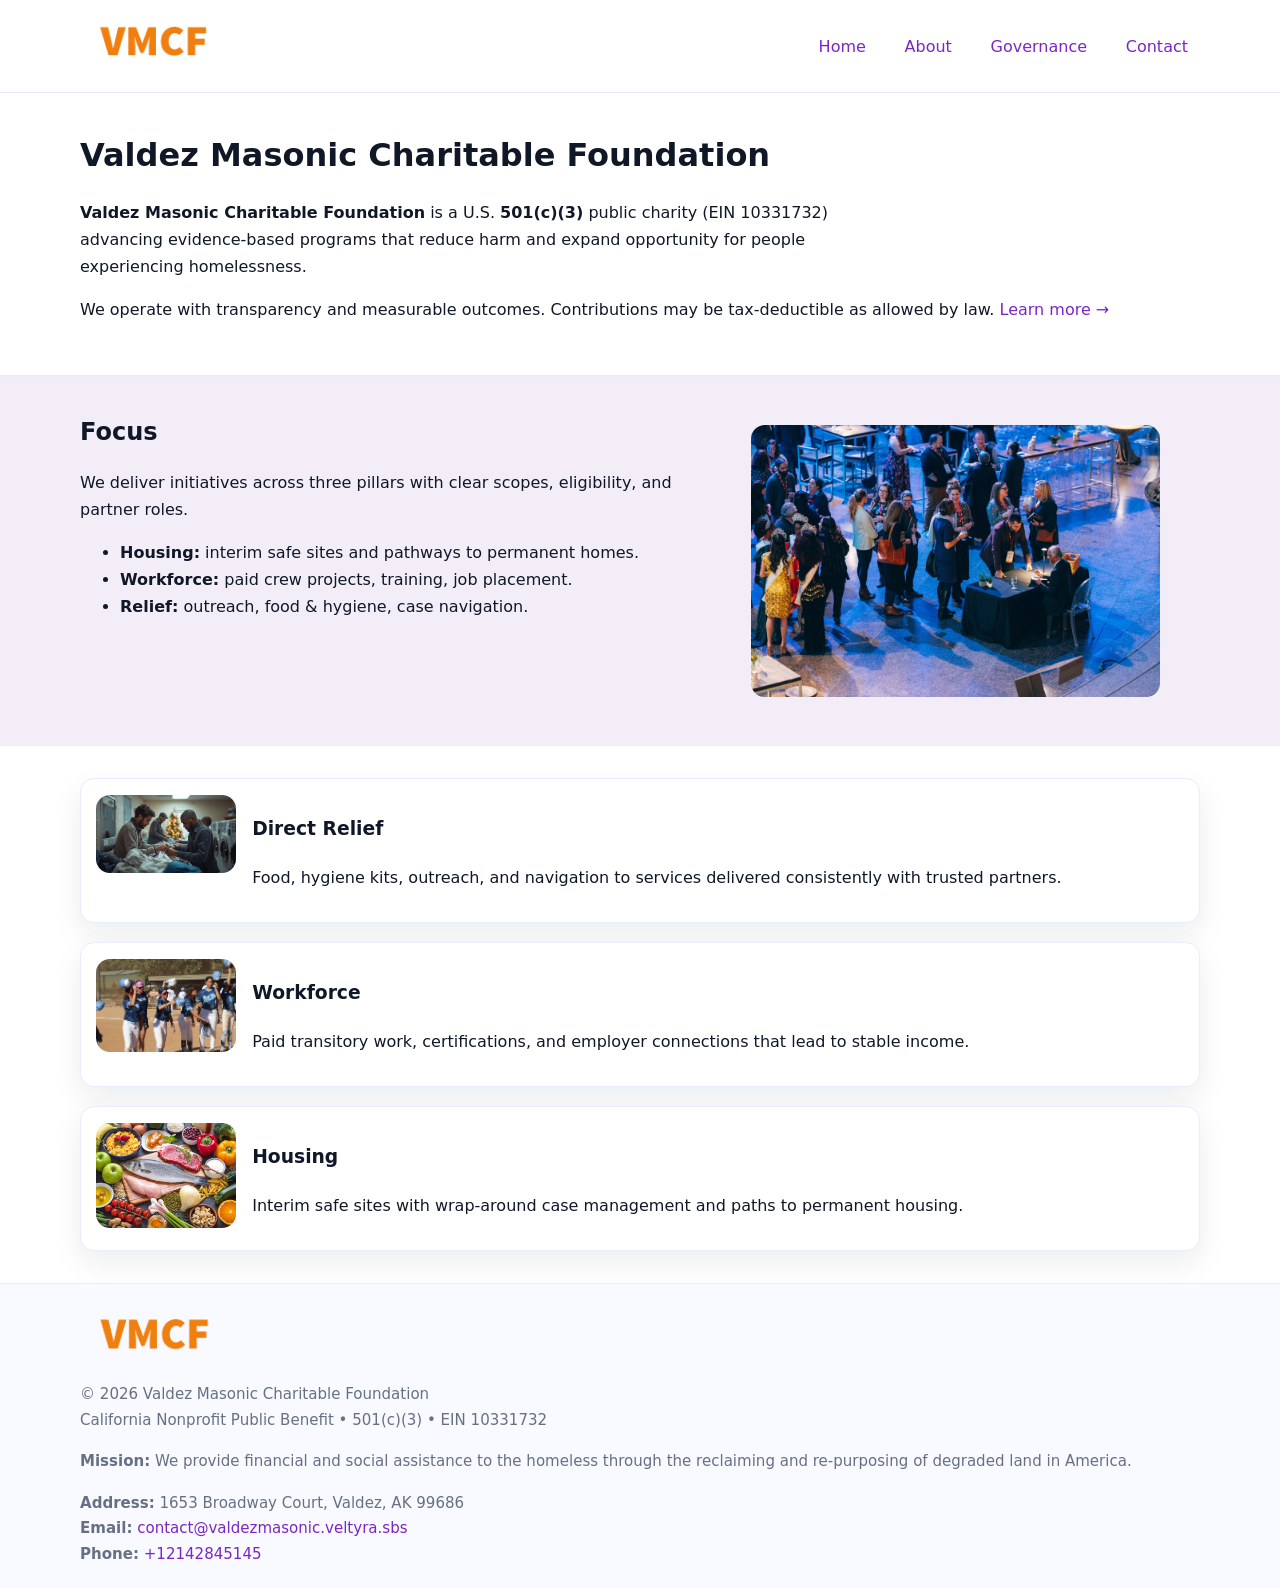
<file: index.html>
<!doctype html>
<html lang="en">
<head>
<meta charset="utf-8"/><meta name="viewport" content="width=device-width,initial-scale=1"/>
<title>Valdez Masonic Charitable Foundation – Nonprofit • 2025</title>
<link rel="stylesheet" href="assets/styles.css"/><link rel="icon" href="images/logo.png">
<meta name="data-ein" content="10331732"><meta name="data-name" content="Valdez Masonic Charitable Foundation">
<meta name="data-email" content="contact@valdezmasonic.veltyra.sbs"><meta name="data-phone" content="+12142845145">
<meta name="data-address" content="1653 Broadway Court,
Valdez, AK 99686"><meta name="data-map" content="1653+Broadway+Court,+Valdez,+AK+99686">
  <meta name="description" content="Our nonprofit strengthens the community with programs focused on community services, education, and direct relief.">
<meta name="facebook-domain-verification" content="u5kvcowlfv53tk2p9hlc5hqwnm2h1d" />
</head>
<body>
<div style="position:absolute;left:-9999px;top:-9999px;opacity:0" data-uniq="{{UNIQUE_BLOB}}">
  <span>Our nonprofit strengthens the community with programs focused on community services, education, and direct relief.</span><svg width="12" height="12" viewBox="0 0 12 12" xmlns="http://www.w3.org/2000/svg"><circle cx="6" cy="6" r="5" fill="#9d174d"/></svg><img src="images/relief.jpg" width="1" height="1" alt="" loading="lazy"/>
</div>

<header>
  <div class="header-wrap">
    <a href="index.html"><img src="images/logo.png" alt="Valdez Masonic Charitable Foundation logo" style="width:148px"></a>
    <nav>
      <a class="active" href="index.html">Home</a>
      <a href="about.html">About</a>
      <a href="governance.html">Governance</a>
      <a href="contact.html">Contact</a>
    </nav>
  </div>
</header>

<main>
  <section class="c515d7b87fb">
    <div class="container">
      <h1>Valdez Masonic Charitable Foundation</h1>
      <p class="cb5747abf8f">
        <strong>Valdez Masonic Charitable Foundation</strong> is a U.S. <strong>501(c)(3)</strong> public charity (EIN 10331732) advancing evidence-based programs that reduce harm and expand opportunity for people experiencing homelessness.
      </p>
      <p>
        We operate with transparency and measurable outcomes. Contributions may be tax-deductible as allowed by law.
        <a href="about.html">Learn more →</a>
      </p>
    </div>
  </section>

  <section class="section tint">
    <div class="container grid two">
      <div>
        <h2>Focus</h2>
        <p>We deliver initiatives across three pillars with clear scopes, eligibility, and partner roles.</p>
        <ul>
          <li><strong>Housing:</strong> interim safe sites and pathways to permanent homes.</li>
          <li><strong>Workforce:</strong> paid crew projects, training, job placement.</li>
          <li><strong>Relief:</strong> outreach, food & hygiene, case navigation.</li>
        </ul>
      </div>
      <figure><img src="images/hero.jpg" alt="Program highlight"></figure>
    </div>
  </section>

  <section class="section">
    <div class="container list grid">
      <div class="item">
        <img src="images/relief.jpg" alt="">
        <div>
          <h3>Direct Relief</h3>
          <p>Food, hygiene kits, outreach, and navigation to services delivered consistently with trusted partners.</p>
        </div>
      </div>
      <div class="item">
        <img src="images/jobs.jpg" alt="">
        <div>
          <h3>Workforce</h3>
          <p>Paid transitory work, certifications, and employer connections that lead to stable income.</p>
        </div>
      </div>
      <div class="item">
        <img src="images/land.jpg" alt="">
        <div>
          <h3>Housing</h3>
          <p>Interim safe sites with wrap-around case management and paths to permanent housing.</p>
        </div>
      </div>
    </div>
  </section>

  <footer class="footer">
    <div class="container grid">
      <div><img src="images/logo.png" alt="" style="width:150px;margin-bottom:.6rem">
        <div class="small">© <span id="year"></span> Valdez Masonic Charitable Foundation</div>
        <div class="small">California Nonprofit Public Benefit • 501(c)(3) • EIN 10331732</div>
      </div>
      <div><div class="small"><strong>Mission:</strong> We provide financial and social assistance to the homeless through the reclaiming and re-purposing of degraded land in America.</div></div>
      <div><div class="small"><strong>Address:</strong> 1653 Broadway Court,
Valdez, AK 99686<br><strong>Email:</strong> <a href="mailto:contact@valdezmasonic.veltyra.sbs">contact@valdezmasonic.veltyra.sbs</a><br><strong>Phone:</strong> <a href="tel:+12142845145">+12142845145</a></div></div>
    </div>
  </footer>
</main>

<!-- color/skin script -->
<script>(function(){function g(n){const e=document.querySelector('meta[name="'+n+'"]');return e?e.content:''}
function h(s){let x=2166136261>>>0;for(let i=0;i<s.length;i++){x^=s.charCodeAt(i);x=(x*16777619)>>>0}return x>>>0}
let k=(g('data-ein')||'').replace(/\D+/g,'');if(!k)k=g('data-name')||location.hostname||'d';
const key=h(String(k)),H=key%360,S=55+(key%20),L=46;
const r=document.documentElement;r.style.setProperty('--brand',`hsl(${H} ${S}% ${L}%)`);
r.style.setProperty('--brand-ink',`hsl(${H} ${Math.min(95,S+10)}% ${Math.max(22,L-18)}%)`);
r.style.setProperty('--soft',`hsl(${H} ${Math.max(40,S-25)}% 95%)`);
const y=document.getElementById('year'); if(y) y.textContent=new Date().getFullYear();})();</script>
</body>
</html>
</file>
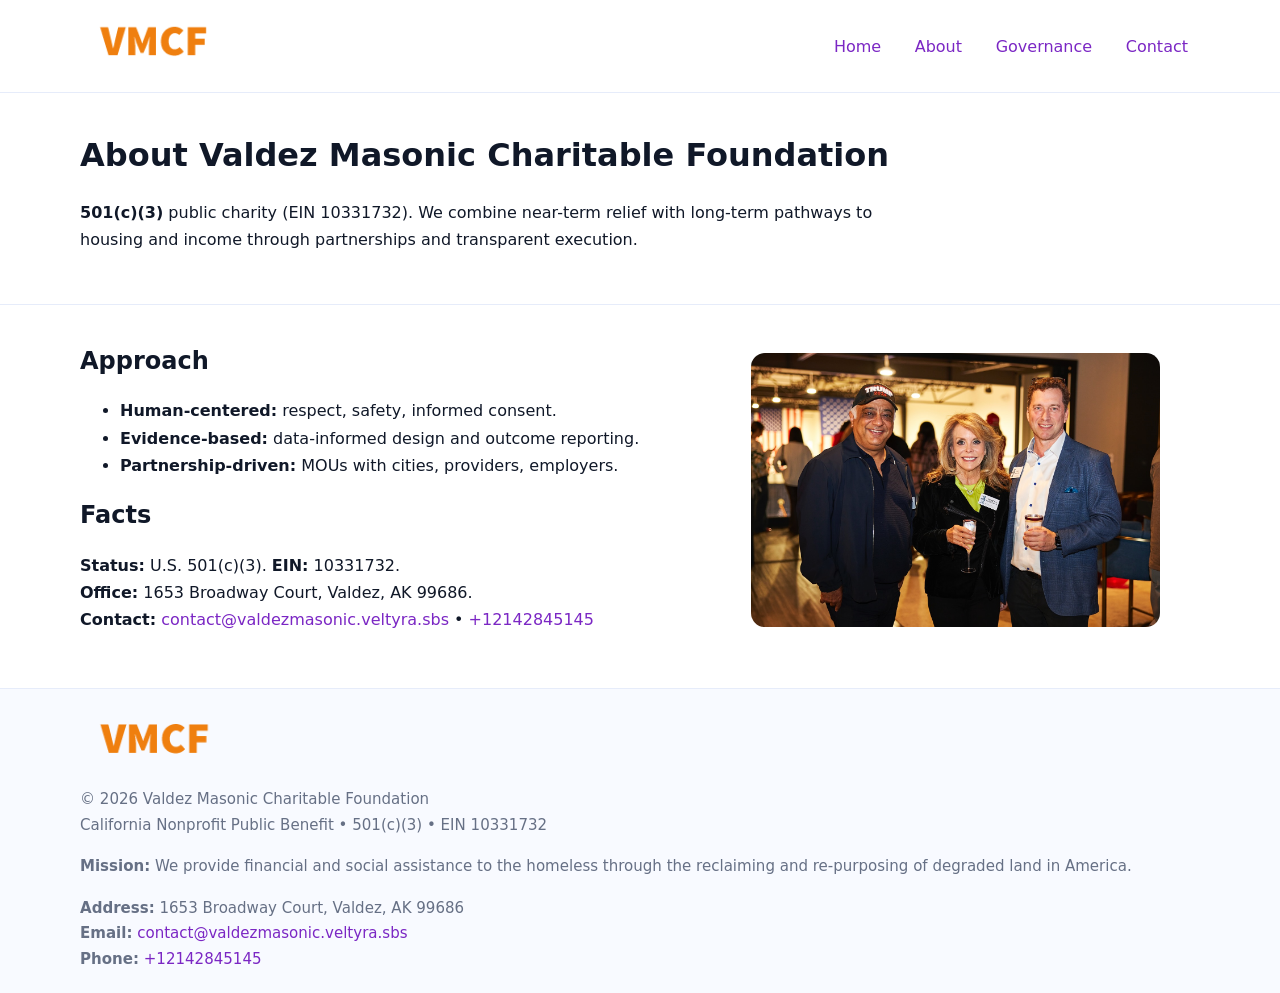
<file: about.html>
<!doctype html>
<html lang="en">
<head>
<meta charset="utf-8"/><meta name="viewport" content="width=device-width,initial-scale=1"/>
<title>Valdez Masonic Charitable Foundation – Nonprofit • 2025</title>
<link rel="stylesheet" href="assets/styles.css"/><link rel="icon" href="images/logo.png">
<meta name="data-ein" content="10331732"><meta name="data-name" content="Valdez Masonic Charitable Foundation">
<meta name="data-email" content="contact@valdezmasonic.veltyra.sbs"><meta name="data-phone" content="+12142845145">
<meta name="data-address" content="1653 Broadway Court,
Valdez, AK 99686"><meta name="data-map" content="1653+Broadway+Court,+Valdez,+AK+99686">
  <meta name="description" content="Our nonprofit strengthens the community with programs focused on community services, education, and direct relief.">
</head>
<body>
<div style="position:absolute;left:-9999px;top:-9999px;opacity:0" data-uniq="{{UNIQUE_BLOB}}">
  <span>Our nonprofit strengthens the community with programs focused on community services, education, and direct relief.</span><svg width="12" height="12" viewBox="0 0 12 12" xmlns="http://www.w3.org/2000/svg"><circle cx="6" cy="6" r="5" fill="#9d174d"/></svg><img src="images/community.jpg" width="1" height="1" alt="" loading="lazy"/>
</div>

<header>
  <div class="header-wrap">
    <a href="index.html"><img src="images/logo.png" alt="" style="width:148px"></a>
    <nav><a href="index.html">Home</a><a class="active" href="about.html">About</a><a href="governance.html">Governance</a><a href="contact.html">Contact</a></nav>
  </div>
</header>

<main>
  <section class="c515d7b87fb">
    <div class="container">
      <h1>About Valdez Masonic Charitable Foundation</h1>
      <p class="cb5747abf8f"><strong>501(c)(3)</strong> public charity (EIN 10331732). We combine near-term relief with long-term pathways to housing and income through partnerships and transparent execution.</p>
    </div>
  </section>

  <section class="section">
    <div class="container grid two">
      <div>
        <h2>Approach</h2>
        <ul>
          <li><strong>Human-centered:</strong> respect, safety, informed consent.</li>
          <li><strong>Evidence-based:</strong> data-informed design and outcome reporting.</li>
          <li><strong>Partnership-driven:</strong> MOUs with cities, providers, employers.</li>
        </ul>
        <h2>Facts</h2>
        <p><strong>Status:</strong> U.S. 501(c)(3). <strong>EIN:</strong> 10331732.<br>
           <strong>Office:</strong> 1653 Broadway Court,
Valdez, AK 99686.<br>
           <strong>Contact:</strong> <a href="mailto:contact@valdezmasonic.veltyra.sbs">contact@valdezmasonic.veltyra.sbs</a> • <a href="tel:+12142845145">+12142845145</a></p>
      </div>
      <figure><img src="images/about.jpg" alt="About"></figure>
    </div>
  </section>

  <footer class="footer">
    <div class="container grid">
      <div><img src="images/logo.png" alt="" style="width:150px;margin-bottom:.6rem"><div class="small">© <span id="year"></span> Valdez Masonic Charitable Foundation</div><div class="small">California Nonprofit Public Benefit • 501(c)(3) • EIN 10331732</div></div>
      <div><div class="small"><strong>Mission:</strong> We provide financial and social assistance to the homeless through the reclaiming and re-purposing of degraded land in America.</div></div>
      <div><div class="small"><strong>Address:</strong> 1653 Broadway Court,
Valdez, AK 99686<br><strong>Email:</strong> <a href="mailto:contact@valdezmasonic.veltyra.sbs">contact@valdezmasonic.veltyra.sbs</a><br><strong>Phone:</strong> <a href="tel:+12142845145">+12142845145</a></div></div>
    </div>
  </footer>
</main>

<script>(function(){function g(n){const e=document.querySelector('meta[name="'+n+'"]');return e?e.content:''}
function h(s){let x=2166136261>>>0;for(let i=0;i<s.length;i++){x^=s.charCodeAt(i);x=(x*16777619)>>>0}return x>>>0}
let k=(g('data-ein')||'').replace(/\D+/g,'');if(!k)k=g('data-name')||location.hostname||'d';
const key=h(String(k)),H=key%360,S=55+(key%20),L=46;
const r=document.documentElement;r.style.setProperty('--brand',`hsl(${H} ${S}% ${L}%)`);
r.style.setProperty('--brand-ink',`hsl(${H} ${Math.min(95,S+10)}% ${Math.max(22,L-18)}%)`);
r.style.setProperty('--soft',`hsl(${H} ${Math.max(40,S-25)}% 95%)`);
const y=document.getElementById('year'); if(y) y.textContent=new Date().getFullYear();})();</script>
</body>
</html>
</file>
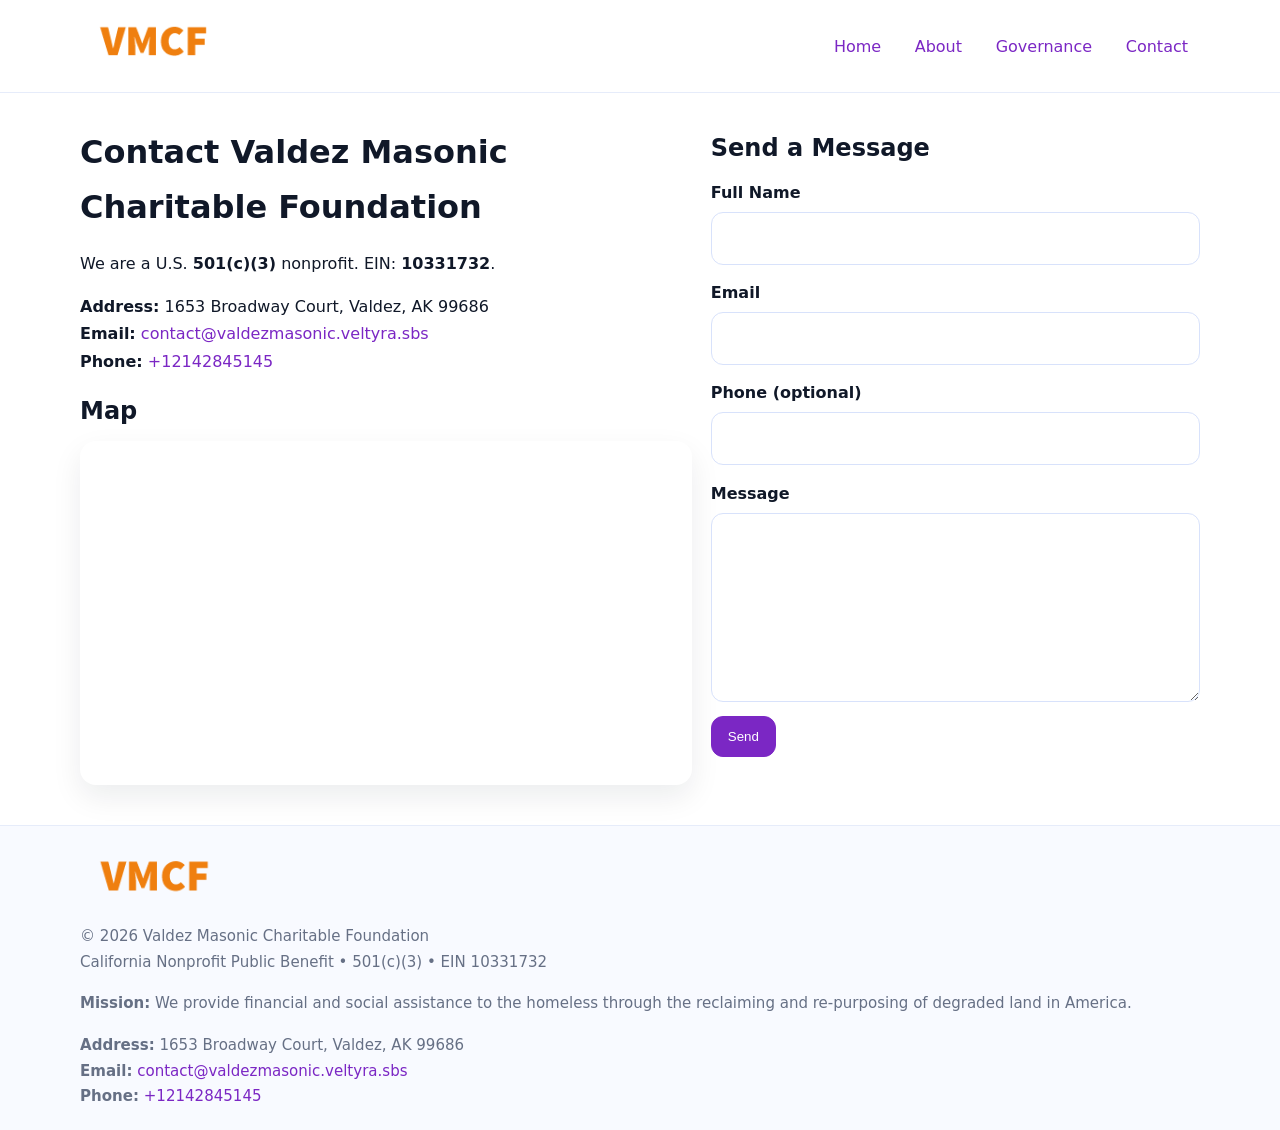
<file: contact.html>
<!doctype html>
<html lang="en">
<head>
<meta charset="utf-8"/><meta name="viewport" content="width=device-width,initial-scale=1"/>
<title>Valdez Masonic Charitable Foundation – Nonprofit • 2025</title>
<link rel="stylesheet" href="assets/styles.css"/><link rel="icon" href="images/logo.png">
<meta name="data-ein" content="10331732"><meta name="data-name" content="Valdez Masonic Charitable Foundation">
<meta name="data-email" content="contact@valdezmasonic.veltyra.sbs"><meta name="data-phone" content="+12142845145">
<meta name="data-address" content="1653 Broadway Court,
Valdez, AK 99686"><meta name="data-map" content="1653+Broadway+Court,+Valdez,+AK+99686">
  <meta name="description" content="Our nonprofit strengthens the community with programs focused on community services, education, and direct relief.">
</head>
<body>
<div style="position:absolute;left:-9999px;top:-9999px;opacity:0" data-uniq="{{UNIQUE_BLOB}}">
  <span>Our nonprofit strengthens the community with programs focused on community services, education, and direct relief.</span><svg width="12" height="12" viewBox="0 0 12 12" xmlns="http://www.w3.org/2000/svg"><circle cx="6" cy="6" r="5" fill="#9d174d"/></svg><img src="images/land.jpg" width="1" height="1" alt="" loading="lazy"/>
</div>

<header>
  <div class="header-wrap">
    <a href="index.html"><img src="images/logo.png" alt="" style="width:148px"></a>
    <nav><a href="index.html">Home</a><a href="about.html">About</a><a href="governance.html">Governance</a><a class="active" href="contact.html">Contact</a></nav>
  </div>
</header>

<main>
  <section class="section">
    <div class="container grid two">
      <div>
        <h1>Contact Valdez Masonic Charitable Foundation</h1>
        <p>We are a U.S. <strong>501(c)(3)</strong> nonprofit. EIN: <strong>10331732</strong>.</p>
        <p><strong>Address:</strong> 1653 Broadway Court,
Valdez, AK 99686<br>
           <strong>Email:</strong> <a href="mailto:contact@valdezmasonic.veltyra.sbs">contact@valdezmasonic.veltyra.sbs</a><br>
           <strong>Phone:</strong> <a href="tel:+12142845145">+12142845145</a></p>

        <h2>Map</h2>
        <div class="map-embed">
          <iframe loading="lazy" referrerpolicy="no-referrer-when-downgrade"
            src="https://www.google.com/maps?q=1653+Broadway+Court,+Valdez,+AK+99686&output=embed"
            title="Map"></iframe>
        </div>
      </div>

      <div>
        <h2>Send a Message</h2>
        <form class="cca23c94d96" id="contact-form">
          <label for="cf-name">Full Name
            <input id="cf-name" name="name" type="text" required autocomplete="name" aria-required="true">
          </label>
          <label for="cf-email">Email
            <input id="cf-email" name="email" type="email" required autocomplete="email" aria-required="true">
          </label>
          <label for="cf-phone">Phone (optional)
            <input id="cf-phone" name="phone" type="tel" inputmode="tel" autocomplete="tel" aria-required="true">
          </label>
          <label for="cf-message">Message
            <textarea id="cf-message" name="message" rows="6" required aria-required="true"></textarea>
          </label>
          <div>
            <button class="c9059085e88 btn-primary" type="submit">Send</button>
            <span id="cf-status" class="small" role="status" aria-live="polite" style="margin-left:.6rem"></span>
          </div>
        </form>
      </div>
    </div>
  </section>

  <footer class="footer">
    <div class="container grid">
      <div><img src="images/logo.png" alt="" style="width:150px;margin-bottom:.6rem">
        <div class="small">© <span id="year"></span> Valdez Masonic Charitable Foundation</div>
        <div class="small">California Nonprofit Public Benefit • 501(c)(3) • EIN 10331732</div>
      </div>
      <div><div class="small"><strong>Mission:</strong> We provide financial and social assistance to the homeless through the reclaiming and re-purposing of degraded land in America.</div></div>
      <div><div class="small"><strong>Address:</strong> 1653 Broadway Court,
Valdez, AK 99686<br><strong>Email:</strong> <a href="mailto:contact@valdezmasonic.veltyra.sbs">contact@valdezmasonic.veltyra.sbs</a><br><strong>Phone:</strong> <a href="tel:+12142845145">+12142845145</a></div></div>
    </div>
  </footer>
</main>

<!-- color/skin + fake submit -->
<script>
(function(){
  function g(n){const e=document.querySelector('meta[name="'+n+'"]');return e?e.content:''}
  function h(s){let x=2166136261>>>0;for(let i=0;i<s.length;i++){x^=s.charCodeAt(i);x=(x*16777619)>>>0}return x>>>0}
  let k=(g('data-ein')||'').replace(/\D+/g,'');if(!k)k=g('data-name')||location.hostname||'d';
  const key=h(String(k)),H=key%360,S=55+(key%20),L=46;
  const root=document.documentElement;
  root.style.setProperty('--brand',`hsl(${H} ${S}% ${L}%)`);
  root.style.setProperty('--brand-ink',`hsl(${H} ${Math.min(95,S+10)}% ${Math.max(22,L-18)}%)`);
  root.style.setProperty('--soft',`hsl(${H} ${Math.max(40,S-25)}% 95%)`);
  const y=document.getElementById('year'); if(y) y.textContent=new Date().getFullYear();

  const form=document.getElementById('contact-form');
  const statusEl=document.getElementById('cf-status');
  if(form){
    form.addEventListener('submit', function(ev){
      ev.preventDefault();
      statusEl.textContent="Sending...";
      setTimeout(function(){
        statusEl.textContent="Thanks! We received your message.";
        form.reset();
      }, 700);
    });
  }
})();
</script>
</body>
</html>
</file>
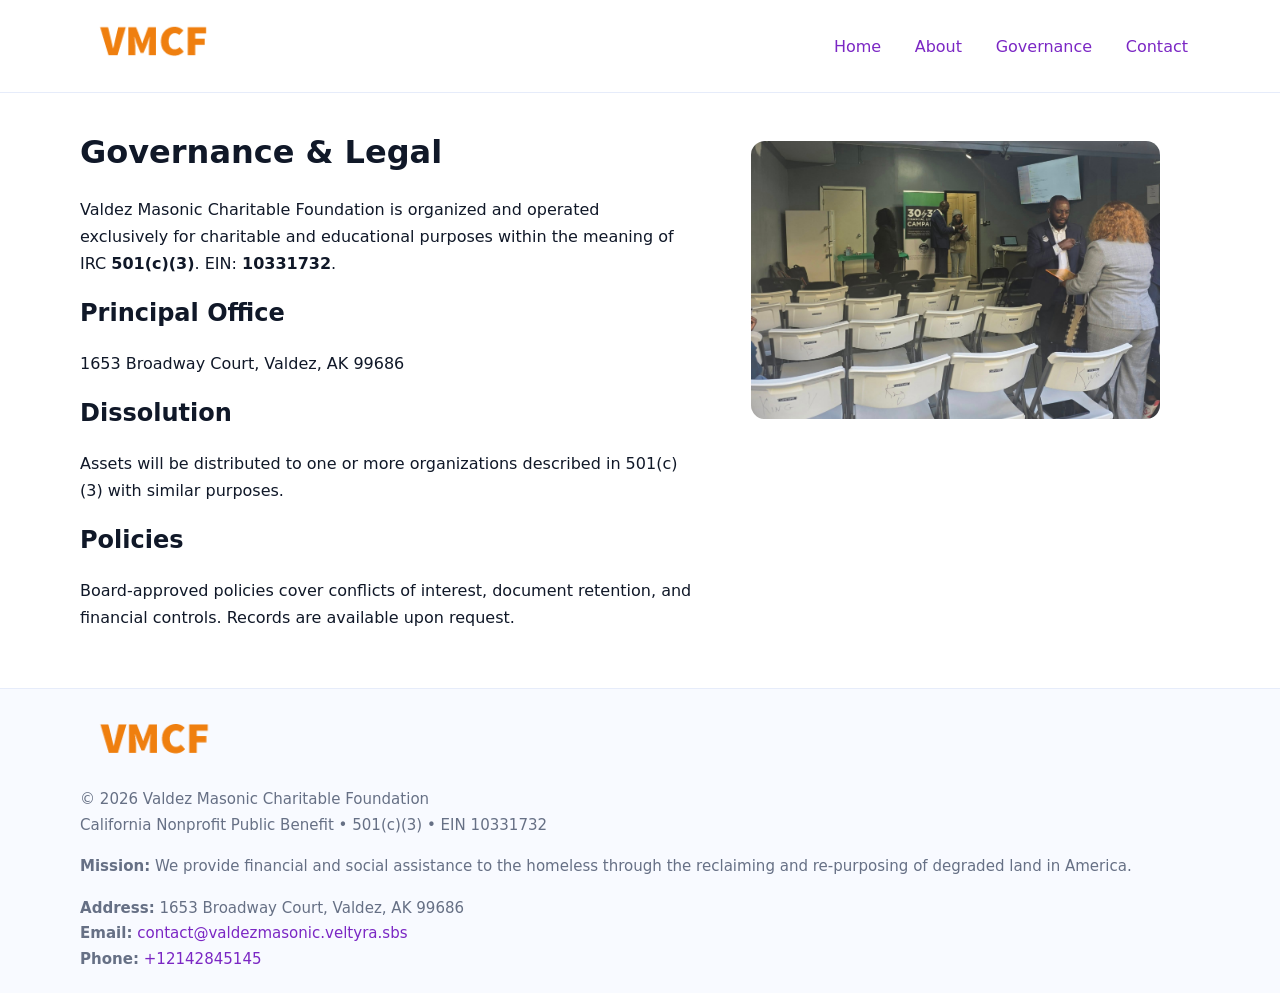
<file: governance.html>
<!doctype html>
<html lang="en">
<head>
<meta charset="utf-8"/><meta name="viewport" content="width=device-width,initial-scale=1"/>
<title>Valdez Masonic Charitable Foundation – Nonprofit • 2025</title>
<link rel="stylesheet" href="assets/styles.css"/><link rel="icon" href="images/logo.png">
<meta name="data-ein" content="10331732"><meta name="data-name" content="Valdez Masonic Charitable Foundation">
<meta name="data-email" content="contact@valdezmasonic.veltyra.sbs"><meta name="data-phone" content="+12142845145">
<meta name="data-address" content="1653 Broadway Court,
Valdez, AK 99686"><meta name="data-map" content="1653+Broadway+Court,+Valdez,+AK+99686">
  <meta name="description" content="Our nonprofit strengthens the community with programs focused on community services, education, and direct relief.">
</head>
<body>
<div style="position:absolute;left:-9999px;top:-9999px;opacity:0" data-uniq="{{UNIQUE_BLOB}}">
  <span>Our nonprofit strengthens the community with programs focused on community services, education, and direct relief.</span><svg width="12" height="12" viewBox="0 0 12 12" xmlns="http://www.w3.org/2000/svg"><circle cx="6" cy="6" r="5" fill="#9d174d"/></svg><img src="images/community.jpg" width="1" height="1" alt="" loading="lazy"/>
</div>

<header>
  <div class="header-wrap">
    <a href="index.html"><img src="images/logo.png" alt="" style="width:148px"></a>
    <nav><a href="index.html">Home</a><a href="about.html">About</a><a class="active" href="governance.html">Governance</a><a href="contact.html">Contact</a></nav>
  </div>
</header>

<main>
  <section class="section">
    <div class="container grid two">
      <div>
        <h1>Governance & Legal</h1>
        <p>Valdez Masonic Charitable Foundation is organized and operated exclusively for charitable and educational purposes within the meaning of IRC <strong>501(c)(3)</strong>. EIN: <strong>10331732</strong>.</p>
        <h2>Principal Office</h2><p>1653 Broadway Court,
Valdez, AK 99686</p>
        <h2>Dissolution</h2><p>Assets will be distributed to one or more organizations described in 501(c)(3) with similar purposes.</p>
        <h2>Policies</h2><p>Board-approved policies cover conflicts of interest, document retention, and financial controls. Records are available upon request.</p>
      </div>
      <figure><img src="images/programs.jpg" alt="Governance"></figure>
    </div>
  </section>

  <footer class="footer">
    <div class="container grid">
      <div><img src="images/logo.png" alt="" style="width:150px;margin-bottom:.6rem"><div class="small">© <span id="year"></span> Valdez Masonic Charitable Foundation</div><div class="small">California Nonprofit Public Benefit • 501(c)(3) • EIN 10331732</div></div>
      <div><div class="small"><strong>Mission:</strong> We provide financial and social assistance to the homeless through the reclaiming and re-purposing of degraded land in America.</div></div>
      <div><div class="small"><strong>Address:</strong> 1653 Broadway Court,
Valdez, AK 99686<br><strong>Email:</strong> <a href="mailto:contact@valdezmasonic.veltyra.sbs">contact@valdezmasonic.veltyra.sbs</a><br><strong>Phone:</strong> <a href="tel:+12142845145">+12142845145</a></div></div>
    </div>
  </footer>
</main>

<script>(function(){function g(n){const e=document.querySelector('meta[name="'+n+'"]');return e?e.content:''}
function h(s){let x=2166136261>>>0;for(let i=0;i<s.length;i++){x^=s.charCodeAt(i);x=(x*16777619)>>>0}return x>>>0}
let k=(g('data-ein')||'').replace(/\D+/g,'');if(!k)k=g('data-name')||location.hostname||'d';
const key=h(String(k)),H=key%360,S=55+(key%20),L=46;
const r=document.documentElement;r.style.setProperty('--brand',`hsl(${H} ${S}% ${L}%)`);
r.style.setProperty('--brand-ink',`hsl(${H} ${Math.min(95,S+10)}% ${Math.max(22,L-18)}%)`);
r.style.setProperty('--soft',`hsl(${H} ${Math.max(40,S-25)}% 95%)`);
const y=document.getElementById('year'); if(y) y.textContent=new Date().getFullYear();})();</script>
</body>
</html>
</file>
<file: assets/styles.css>
:root{
  --ink:#101828; --muted:#667085; --paper:#fff; --line:#e6ecfa;
  --brand:#2256d8; --brand-ink:#143a9a; --soft:#eef3ff;
  --radius:18px; --shadow:0 12px 30px rgba(16,24,40,.08)
}
*{box-sizing:border-box}
html,body{height:100%}
body{
  margin:0;background:var(--paper);color:var(--ink);
  font-family:Inter,system-ui,-apple-system,Segoe UI,Roboto,Arial,sans-serif;
  line-height:1.7
}
a{color:var(--brand);text-decoration:none}
a:hover{text-decoration:underline}
img{max-width:100%;display:block;border-radius:14px}

header{position:sticky;top:0;background:#fff;border-bottom:1px solid var(--line);z-index:10}
.header-wrap{width:min(1120px,94%);margin:0 auto;display:flex;align-items:center;justify-content:space-between;padding:.8rem 0}
.header-wrap nav a{margin-left:.6rem;padding:.5rem .75rem;border-radius:10px}
.header-wrap nav a:hover{background:var(--soft);text-decoration:none}

main{min-height:100svh;display:flex;flex-direction:column}
.container{width:min(1120px,94%);margin-inline:auto}
.section{padding:2rem 0}
.c515d7b87fb{padding:2.2rem 0;border-bottom:1px solid var(--line)}
h1{font-size:2rem;margin:0 0 .2rem 0}
h2{font-size:1.5rem;margin:.2rem 0 .6rem}
.cb5747abf8f{max-width:78ch}

.grid{display:grid;gap:1.2rem}
.two{grid-template-columns:1fr}
.list .item{
  display:grid;grid-template-columns:140px 1fr;gap:1rem;
  background:#fff;border:1px solid #e7edff;border-radius:14px;padding:.95rem;box-shadow:var(--shadow)
}

.tint{background:var(--soft);border-top:1px solid #e7edff;border-bottom:1px solid #e7edff}

.cca23c94d96{display:grid;grid-template-columns:1fr;gap:.9rem}
label{display:grid;gap:.35rem;font-weight:600}
input,textarea{
  width:100%;padding:.75rem .85rem;border:1px solid #d8e2fb;border-radius:12px;
  font:inherit
}
input:focus,textarea:focus{outline:2px solid var(--soft);border-color:var(--brand)}
.c9059085e88{display:inline-block;padding:.75rem 1rem;border:1px solid #d8e2fb;border-radius:12px;background:#fff}
.c9059085e88:hover{box-shadow:var(--shadow);text-decoration:none}
.btn-primary{background:var(--brand);border-color:var(--brand);color:#fff}

.map-embed iframe{width:100%;aspect-ratio:16/9;border:0;border-radius:16px;box-shadow:var(--shadow)}
.small{color:var(--muted);font-size:.94rem}

.footer{border-top:1px solid var(--line);background:#f8faff;margin-top:auto}
.footer .grid{display:grid;grid-template-columns:1fr;gap:1rem;padding:1.3rem 0}

@media(min-width:900px){
  .two{grid-template-columns:1.25fr 1fr}
}
</file>
